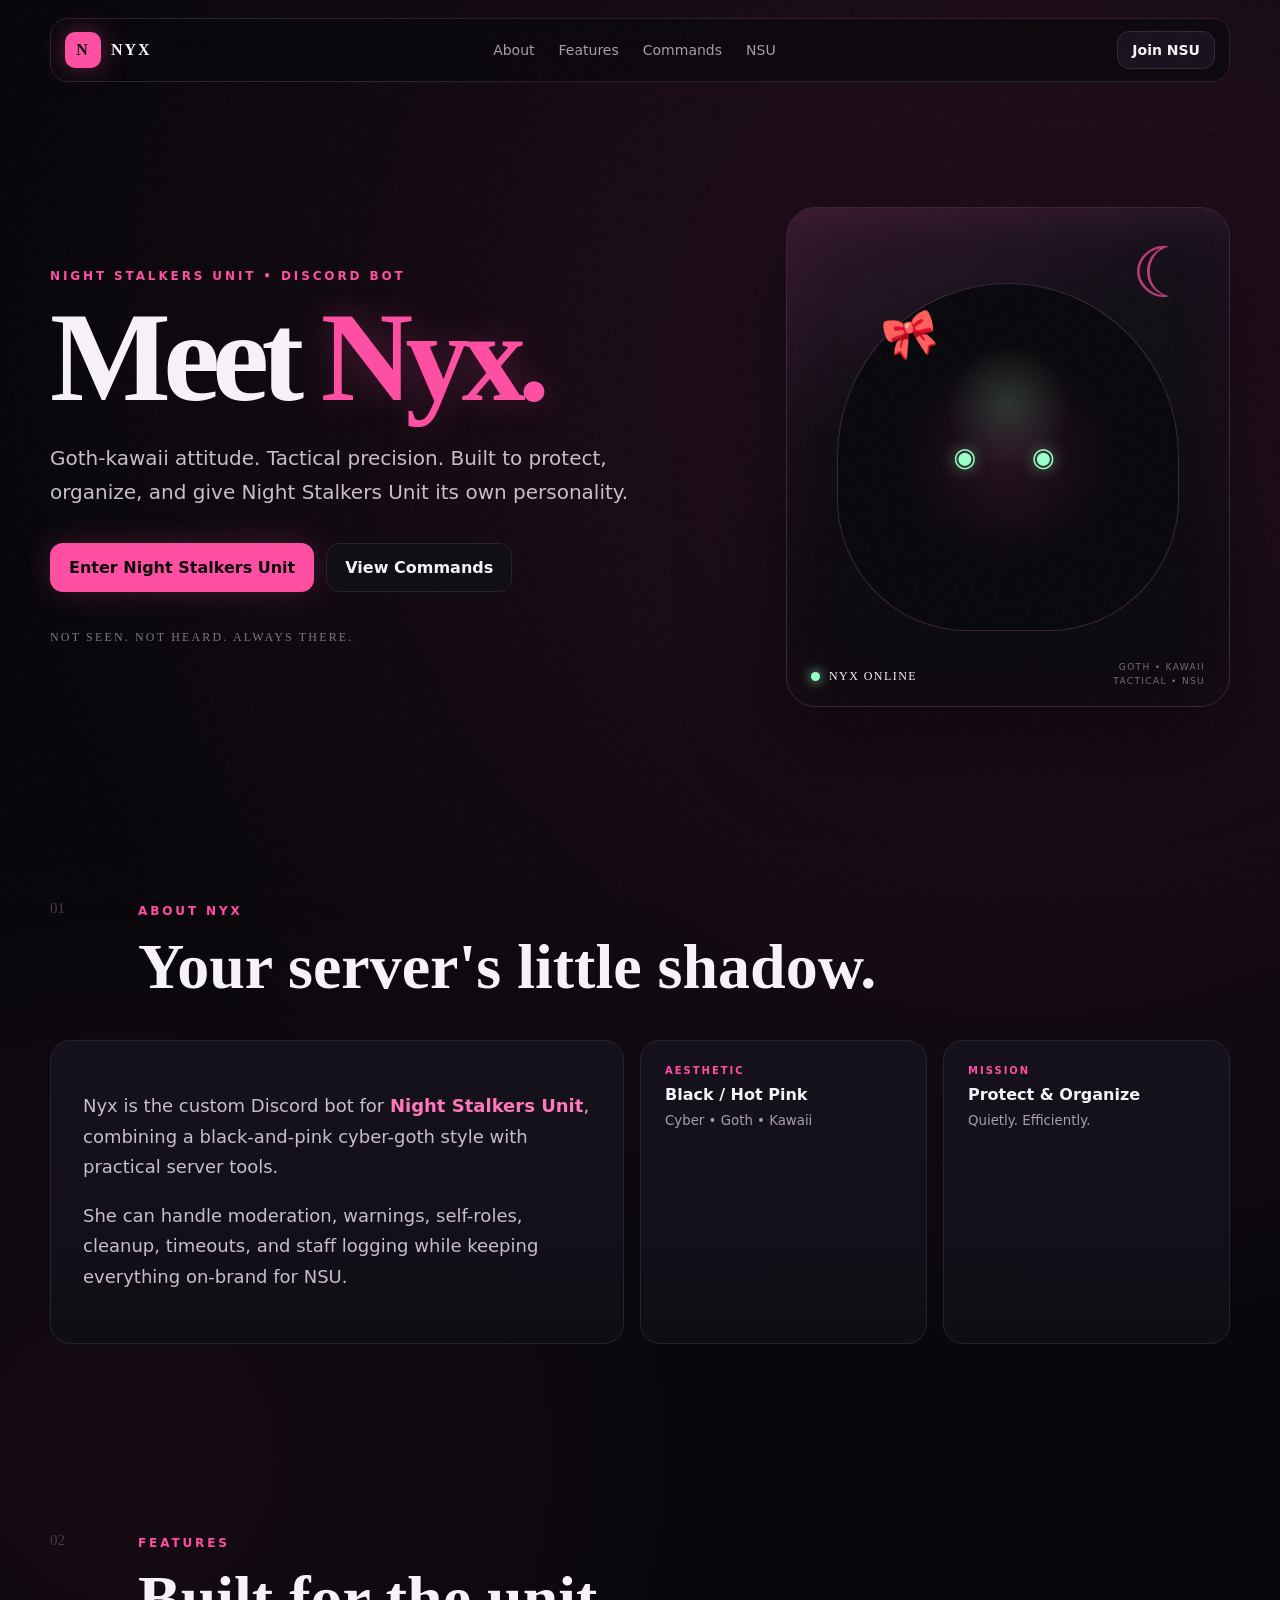
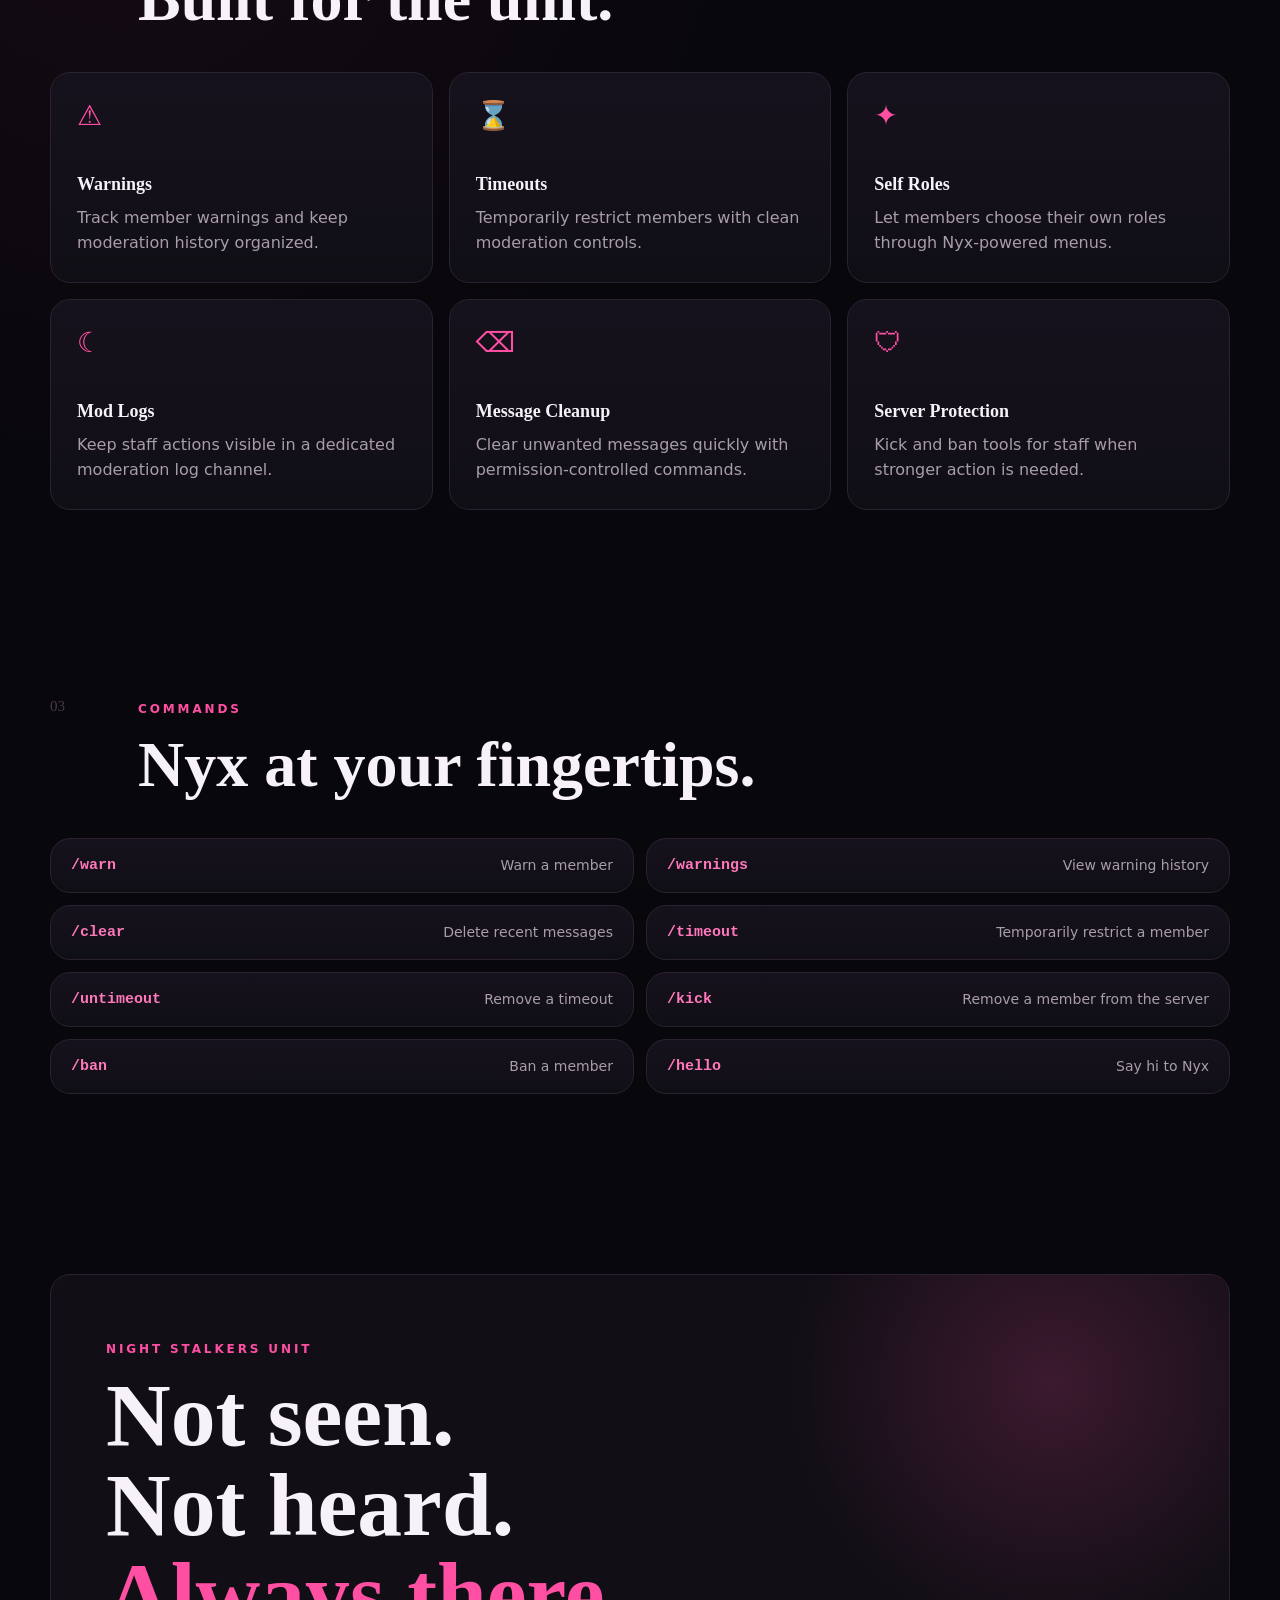
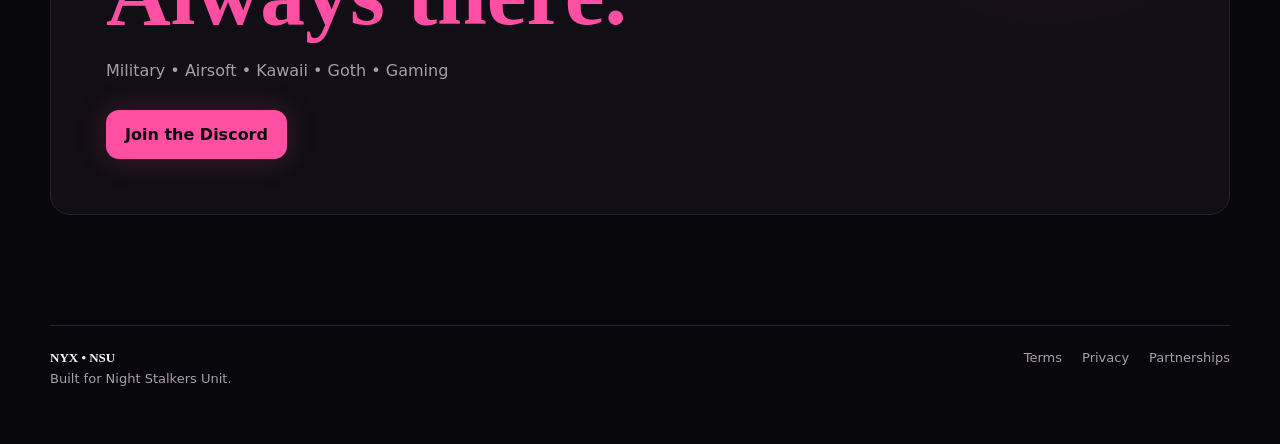
<file: index.html>
<!DOCTYPE html>
<html lang="en">
<head>
  <meta charset="UTF-8" />
  <meta name="viewport" content="width=device-width, initial-scale=1.0" />
  <meta name="theme-color" content="#ff4fa3" />
  <meta name="description" content="Nyx — the goth-kawaii tactical Discord bot of Night Stalkers Unit." />
  <title>Nyx • Night Stalkers Unit</title>
  <link rel="preconnect" href="https://fonts.googleapis.com">
  <link rel="preconnect" href="https://fonts.gstatic.com" crossorigin>
  <link href="https://fonts.googleapis.com/css2?family=Fredoka:wght@500;600;700&family=Nunito:wght@400;600;700;800&display=swap" rel="stylesheet">
  <link rel="stylesheet" href="style.css" />
</head>
<body>
  <div class="noise"></div>

  <header class="nav">
    <a class="brand" href="#top">
      <span class="brand-mark">N</span>
      <span>NYX</span>
    </a>

    <nav>
      <a href="#about">About</a>
      <a href="#features">Features</a>
      <a href="#commands">Commands</a>
      <a href="#nsu">NSU</a>
    </nav>

    <a class="nav-cta" href="https://discord.gg/9Kb2grthbJ" target="_blank" rel="noopener">Join NSU</a>
  </header>

  <main id="top">
    <section class="hero">
      <div class="hero-copy">
        <div class="eyebrow">NIGHT STALKERS UNIT • DISCORD BOT</div>
        <h1>Meet <span>Nyx.</span></h1>
        <p class="lead">
          Goth-kawaii attitude. Tactical precision. Built to protect, organize,
          and give Night Stalkers Unit its own personality.
        </p>

        <div class="hero-actions">
          <a class="button primary" href="https://discord.gg/9Kb2grthbJ" target="_blank" rel="noopener">Enter Night Stalkers Unit</a>
          <a class="button ghost" href="#commands">View Commands</a>
        </div>

        <div class="tagline">NOT SEEN. NOT HEARD. ALWAYS THERE.</div>
      </div>

      <div class="nyx-card">
        <div class="scanline"></div>
        <div class="moon">☾</div>
        <div class="portrait-placeholder">
          <div class="eyes">◉ &nbsp; ◉</div>
          <div class="bow">🎀</div>
        </div>
        <div class="status">
          <span class="dot"></span>
          <span>NYX ONLINE</span>
        </div>
        <div class="card-meta">
          <span>GOTH • KAWAII</span>
          <span>TACTICAL • NSU</span>
        </div>
      </div>
    </section>

    <section class="section" id="about">
      <div class="section-heading">
        <span>01</span>
        <div>
          <p class="kicker">ABOUT NYX</p>
          <h2>Your server's little shadow.</h2>
        </div>
      </div>

      <div class="about-grid">
        <div class="panel big-panel">
          <p>
            Nyx is the custom Discord bot for <strong>Night Stalkers Unit</strong>,
            combining a black-and-pink cyber-goth style with practical server tools.
          </p>
          <p>
            She can handle moderation, warnings, self-roles, cleanup, timeouts,
            and staff logging while keeping everything on-brand for NSU.
          </p>
        </div>

        <div class="mini-panel">
          <span class="mini-label">AESTHETIC</span>
          <strong>Black / Hot Pink</strong>
          <small>Cyber • Goth • Kawaii</small>
        </div>

        <div class="mini-panel">
          <span class="mini-label">MISSION</span>
          <strong>Protect & Organize</strong>
          <small>Quietly. Efficiently.</small>
        </div>
      </div>
    </section>

    <section class="section" id="features">
      <div class="section-heading">
        <span>02</span>
        <div>
          <p class="kicker">FEATURES</p>
          <h2>Built for the unit.</h2>
        </div>
      </div>

      <div class="feature-grid">
        <article class="feature-card">
          <div class="icon">⚠</div>
          <h3>Warnings</h3>
          <p>Track member warnings and keep moderation history organized.</p>
        </article>

        <article class="feature-card">
          <div class="icon">⌛</div>
          <h3>Timeouts</h3>
          <p>Temporarily restrict members with clean moderation controls.</p>
        </article>

        <article class="feature-card">
          <div class="icon">✦</div>
          <h3>Self Roles</h3>
          <p>Let members choose their own roles through Nyx-powered menus.</p>
        </article>

        <article class="feature-card">
          <div class="icon">☾</div>
          <h3>Mod Logs</h3>
          <p>Keep staff actions visible in a dedicated moderation log channel.</p>
        </article>

        <article class="feature-card">
          <div class="icon">⌫</div>
          <h3>Message Cleanup</h3>
          <p>Clear unwanted messages quickly with permission-controlled commands.</p>
        </article>

        <article class="feature-card">
          <div class="icon">🛡</div>
          <h3>Server Protection</h3>
          <p>Kick and ban tools for staff when stronger action is needed.</p>
        </article>
      </div>
    </section>

    <section class="section" id="commands">
      <div class="section-heading">
        <span>03</span>
        <div>
          <p class="kicker">COMMANDS</p>
          <h2>Nyx at your fingertips.</h2>
        </div>
      </div>

      <div class="commands">
        <div><code>/warn</code><span>Warn a member</span></div>
        <div><code>/warnings</code><span>View warning history</span></div>
        <div><code>/clear</code><span>Delete recent messages</span></div>
        <div><code>/timeout</code><span>Temporarily restrict a member</span></div>
        <div><code>/untimeout</code><span>Remove a timeout</span></div>
        <div><code>/kick</code><span>Remove a member from the server</span></div>
        <div><code>/ban</code><span>Ban a member</span></div>
        <div><code>/hello</code><span>Say hi to Nyx</span></div>
      </div>
    </section>

    <section class="section nsu-section" id="nsu">
      <div class="nsu-card">
        <p class="kicker">NIGHT STALKERS UNIT</p>
        <h2>Not seen.<br>Not heard.<br><span>Always there.</span></h2>
        <p>
          Military • Airsoft • Kawaii • Goth • Gaming
        </p>
        <a class="button primary" href="https://discord.gg/9Kb2grthbJ" target="_blank" rel="noopener">Join the Discord</a>
      </div>
    </section>
  </main>

  <footer>
    <div>
      <strong>NYX • NSU</strong>
      <span>Built for Night Stalkers Unit.</span>
    </div>

    <div class="footer-links">
      <a href="https://nyxops.github.io/nyx-bot/terms.html" target="_blank" rel="noopener">Terms</a>
      <a href="https://nyxops.github.io/nyx-bot/privacy.html" target="_blank" rel="noopener">Privacy</a>
      <a href="https://discord.com/channels/1539657333632929864/1540906263242743818" target="_blank" rel="noopener">Partnerships</a>
    </div>
  </footer>

  <script src="script.js"></script>
</body>
</html>
</file>
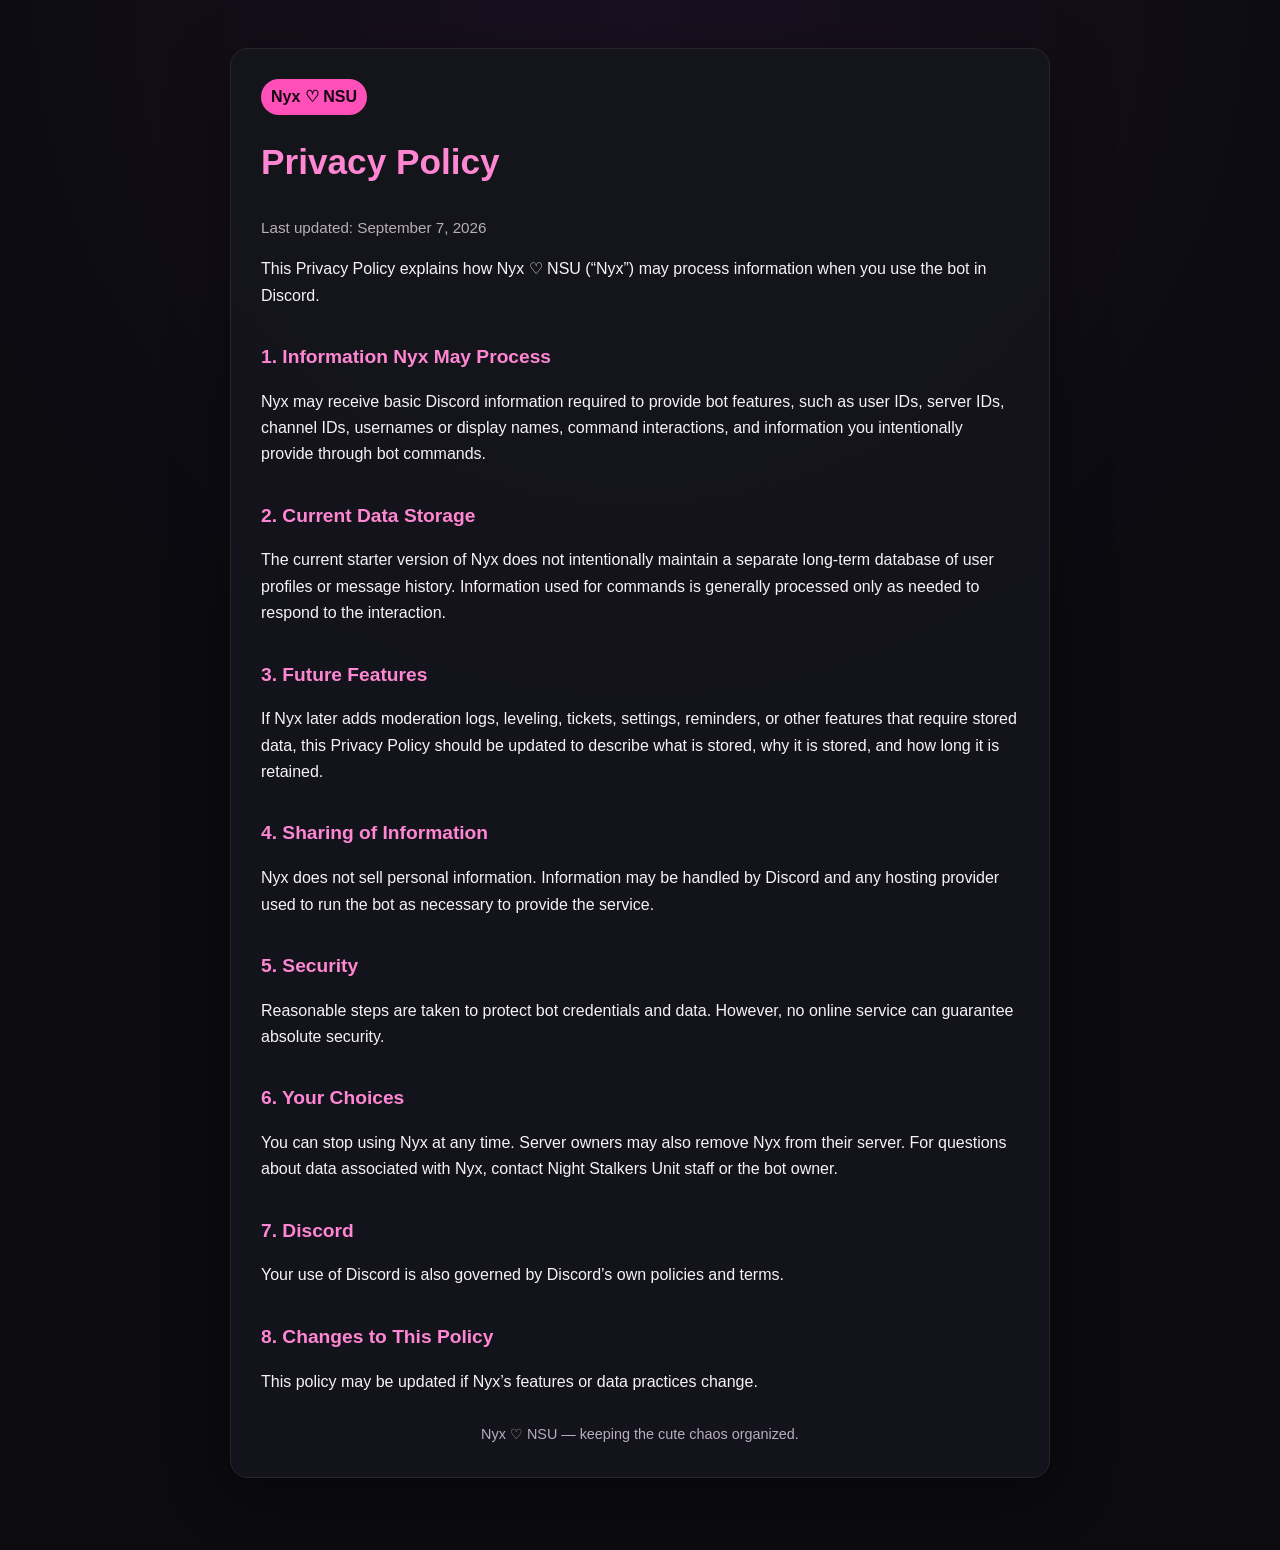
<file: privacy.html>
<!doctype html>
<html lang="en">
<head>
<meta charset="utf-8">
<meta name="viewport" content="width=device-width, initial-scale=1">
<title>Nyx ♡ NSU — Privacy Policy</title>
<style>
:root {
  --bg: #0b0b10;
  --panel: #14141c;
  --text: #f7f2f7;
  --muted: #b8aebb;
  --pink: #ff4fb8;
  --pink2: #ff86d2;
  --line: #2a2430;
}
* { box-sizing: border-box; }
body {
  margin: 0;
  font-family: Arial, Helvetica, sans-serif;
  background: radial-gradient(circle at top, #1a1020 0%, var(--bg) 45%);
  color: var(--text);
  line-height: 1.65;
}
.wrap {
  max-width: 860px;
  margin: 0 auto;
  padding: 48px 20px 72px;
}
.card {
  background: rgba(20,20,28,.96);
  border: 1px solid var(--line);
  border-radius: 18px;
  padding: 30px;
  box-shadow: 0 16px 60px rgba(0,0,0,.35);
}
h1, h2 { color: var(--pink2); }
h1 { margin-top: 0; font-size: 2.2rem; }
h2 { margin-top: 2rem; font-size: 1.2rem; }
p, li { color: var(--text); }
.small { color: var(--muted); font-size: .95rem; }
.badge {
  display: inline-block;
  color: #150512;
  background: var(--pink);
  padding: 5px 10px;
  border-radius: 999px;
  font-weight: 700;
  margin-bottom: 18px;
}
a { color: var(--pink2); }
footer {
  margin-top: 28px;
  color: var(--muted);
  text-align: center;
  font-size: .9rem;
}
</style>
</head>
<body>
<div class="wrap">
  <div class="card">
    <div class="badge">Nyx ♡ NSU</div>
    <h1>Privacy Policy</h1>
    <p class="small">Last updated: September 7, 2026</p>

    <p>This Privacy Policy explains how Nyx ♡ NSU (“Nyx”) may process information when you use the bot in Discord.</p>

    <h2>1. Information Nyx May Process</h2>
    <p>Nyx may receive basic Discord information required to provide bot features, such as user IDs, server IDs, channel IDs, usernames or display names, command interactions, and information you intentionally provide through bot commands.</p>

    <h2>2. Current Data Storage</h2>
    <p>The current starter version of Nyx does not intentionally maintain a separate long-term database of user profiles or message history. Information used for commands is generally processed only as needed to respond to the interaction.</p>

    <h2>3. Future Features</h2>
    <p>If Nyx later adds moderation logs, leveling, tickets, settings, reminders, or other features that require stored data, this Privacy Policy should be updated to describe what is stored, why it is stored, and how long it is retained.</p>

    <h2>4. Sharing of Information</h2>
    <p>Nyx does not sell personal information. Information may be handled by Discord and any hosting provider used to run the bot as necessary to provide the service.</p>

    <h2>5. Security</h2>
    <p>Reasonable steps are taken to protect bot credentials and data. However, no online service can guarantee absolute security.</p>

    <h2>6. Your Choices</h2>
    <p>You can stop using Nyx at any time. Server owners may also remove Nyx from their server. For questions about data associated with Nyx, contact Night Stalkers Unit staff or the bot owner.</p>

    <h2>7. Discord</h2>
    <p>Your use of Discord is also governed by Discord’s own policies and terms.</p>

    <h2>8. Changes to This Policy</h2>
    <p>This policy may be updated if Nyx’s features or data practices change.</p>

    <footer>Nyx ♡ NSU — keeping the cute chaos organized.</footer>
  </div>
</div>
</body>
</html>
</file>
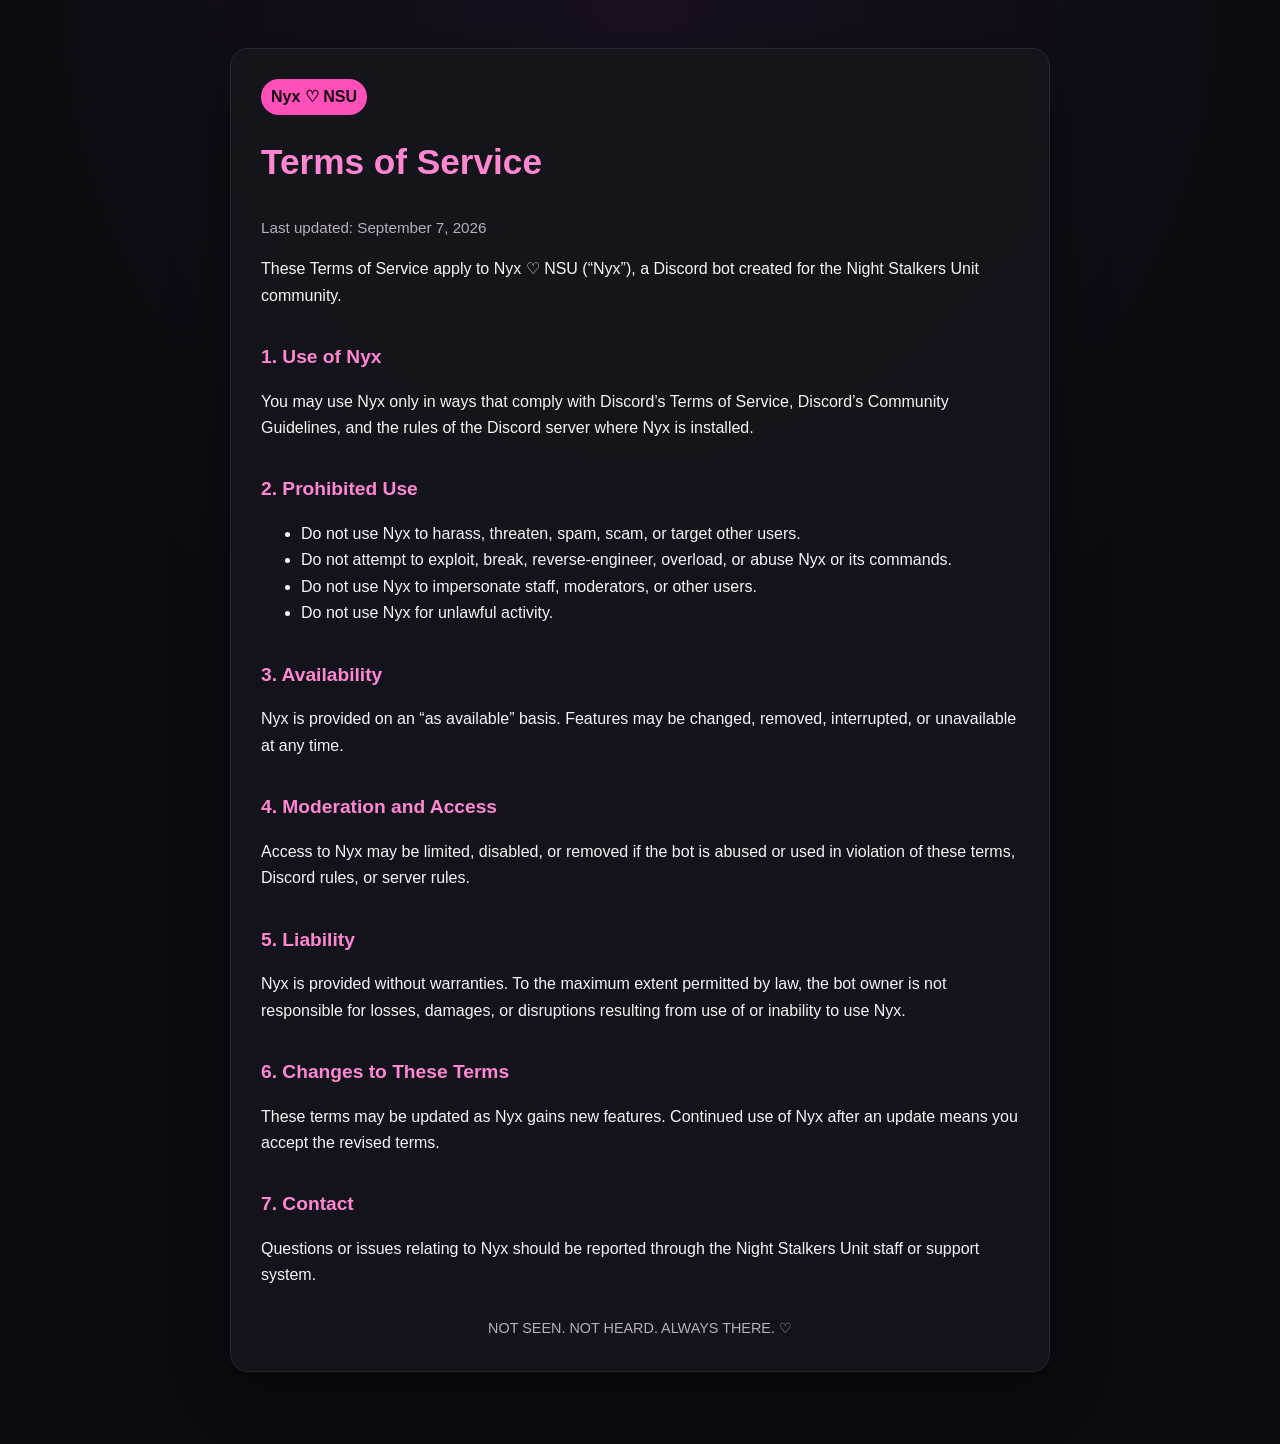
<file: terms.html>
<!doctype html>
<html lang="en">
<head>
<meta charset="utf-8">
<meta name="viewport" content="width=device-width, initial-scale=1">
<title>Nyx ♡ NSU — Terms of Service</title>
<style>
:root {
  --bg: #0b0b10;
  --panel: #14141c;
  --text: #f7f2f7;
  --muted: #b8aebb;
  --pink: #ff4fb8;
  --pink2: #ff86d2;
  --line: #2a2430;
}
* { box-sizing: border-box; }
body {
  margin: 0;
  font-family: Arial, Helvetica, sans-serif;
  background: radial-gradient(circle at top, #1a1020 0%, var(--bg) 45%);
  color: var(--text);
  line-height: 1.65;
}
.wrap {
  max-width: 860px;
  margin: 0 auto;
  padding: 48px 20px 72px;
}
.card {
  background: rgba(20,20,28,.96);
  border: 1px solid var(--line);
  border-radius: 18px;
  padding: 30px;
  box-shadow: 0 16px 60px rgba(0,0,0,.35);
}
h1, h2 { color: var(--pink2); }
h1 { margin-top: 0; font-size: 2.2rem; }
h2 { margin-top: 2rem; font-size: 1.2rem; }
p, li { color: var(--text); }
.small { color: var(--muted); font-size: .95rem; }
.badge {
  display: inline-block;
  color: #150512;
  background: var(--pink);
  padding: 5px 10px;
  border-radius: 999px;
  font-weight: 700;
  margin-bottom: 18px;
}
a { color: var(--pink2); }
footer {
  margin-top: 28px;
  color: var(--muted);
  text-align: center;
  font-size: .9rem;
}
</style>
</head>
<body>
<div class="wrap">
  <div class="card">
    <div class="badge">Nyx ♡ NSU</div>
    <h1>Terms of Service</h1>
    <p class="small">Last updated: September 7, 2026</p>

    <p>These Terms of Service apply to Nyx ♡ NSU (“Nyx”), a Discord bot created for the Night Stalkers Unit community.</p>

    <h2>1. Use of Nyx</h2>
    <p>You may use Nyx only in ways that comply with Discord’s Terms of Service, Discord’s Community Guidelines, and the rules of the Discord server where Nyx is installed.</p>

    <h2>2. Prohibited Use</h2>
    <ul>
      <li>Do not use Nyx to harass, threaten, spam, scam, or target other users.</li>
      <li>Do not attempt to exploit, break, reverse-engineer, overload, or abuse Nyx or its commands.</li>
      <li>Do not use Nyx to impersonate staff, moderators, or other users.</li>
      <li>Do not use Nyx for unlawful activity.</li>
    </ul>

    <h2>3. Availability</h2>
    <p>Nyx is provided on an “as available” basis. Features may be changed, removed, interrupted, or unavailable at any time.</p>

    <h2>4. Moderation and Access</h2>
    <p>Access to Nyx may be limited, disabled, or removed if the bot is abused or used in violation of these terms, Discord rules, or server rules.</p>

    <h2>5. Liability</h2>
    <p>Nyx is provided without warranties. To the maximum extent permitted by law, the bot owner is not responsible for losses, damages, or disruptions resulting from use of or inability to use Nyx.</p>

    <h2>6. Changes to These Terms</h2>
    <p>These terms may be updated as Nyx gains new features. Continued use of Nyx after an update means you accept the revised terms.</p>

    <h2>7. Contact</h2>
    <p>Questions or issues relating to Nyx should be reported through the Night Stalkers Unit staff or support system.</p>

    <footer>NOT SEEN. NOT HEARD. ALWAYS THERE. ♡</footer>
  </div>
</div>
</body>
</html>
</file>
<file: style.css>
:root{
  --bg:#08070b;
  --panel:#100e15;
  --panel2:#16121d;
  --text:#f7f2f7;
  --muted:#a99dab;
  --pink:#ff4fa3;
  --pink2:#ff78bb;
  --line:#2c2130;
  --green:#9cffc8;
}

*{box-sizing:border-box}
html{scroll-behavior:smooth}
body{
  margin:0;
  background:
    radial-gradient(circle at 80% 10%, rgba(255,79,163,.12), transparent 30%),
    radial-gradient(circle at 10% 40%, rgba(255,79,163,.06), transparent 25%),
    var(--bg);
  color:var(--text);
  font-family:Inter,system-ui,sans-serif;
  min-height:100vh;
}

.noise{
  position:fixed;
  inset:0;
  pointer-events:none;
  opacity:.05;
  background-image:url("data:image/svg+xml,%3Csvg viewBox='0 0 180 180' xmlns='http://www.w3.org/2000/svg'%3E%3Cfilter id='n'%3E%3CfeTurbulence type='fractalNoise' baseFrequency='.9' numOctaves='4' stitchTiles='stitch'/%3E%3C/filter%3E%3Crect width='100%25' height='100%25' filter='url(%23n)' opacity='.3'/%3E%3C/svg%3E");
  z-index:999;
}

a{color:inherit;text-decoration:none}
.nav{
  width:min(1180px,calc(100% - 32px));
  margin:18px auto 0;
  border:1px solid var(--line);
  background:rgba(10,8,13,.75);
  backdrop-filter:blur(18px);
  border-radius:18px;
  padding:12px 14px;
  display:flex;
  align-items:center;
  justify-content:space-between;
  position:sticky;
  top:14px;
  z-index:20;
}
.brand{display:flex;align-items:center;gap:10px;font-family:Orbitron;font-weight:800;letter-spacing:.12em}
.brand-mark{
  width:36px;height:36px;border-radius:10px;
  display:grid;place-items:center;
  color:#111;background:var(--pink);
  box-shadow:0 0 28px rgba(255,79,163,.35);
}
.nav nav{display:flex;gap:24px;color:var(--muted);font-size:14px}
.nav nav a:hover{color:var(--pink2)}
.nav-cta{
  padding:10px 14px;border-radius:12px;
  background:#19131f;border:1px solid #3a2738;
  font-weight:700;font-size:14px;
}
.nav-cta:hover{border-color:var(--pink)}

main{width:min(1180px,calc(100% - 32px));margin:auto}
.hero{
  min-height:720px;
  display:grid;
  grid-template-columns:1.2fr .8fr;
  align-items:center;
  gap:70px;
  padding:80px 0 50px;
}
.eyebrow,.kicker{
  color:var(--pink);
  font-size:12px;
  letter-spacing:.24em;
  font-weight:800;
}
h1,h2,h3{margin:0}
h1{
  font-family:Orbitron;
  font-size:clamp(68px,10vw,142px);
  line-height:.88;
  letter-spacing:-.06em;
  margin:18px 0 28px;
}
h1 span{color:var(--pink);text-shadow:0 0 35px rgba(255,79,163,.25)}
.lead{
  max-width:650px;
  font-size:20px;
  line-height:1.7;
  color:#c9beca;
}
.hero-actions{display:flex;gap:12px;flex-wrap:wrap;margin:34px 0}
.button{
  display:inline-flex;align-items:center;justify-content:center;
  padding:14px 18px;border-radius:13px;font-weight:800;
  border:1px solid transparent;
}
.primary{background:var(--pink);color:#0c080b;box-shadow:0 0 32px rgba(255,79,163,.2)}
.primary:hover{background:var(--pink2)}
.ghost{border-color:var(--line);background:#110e15}
.ghost:hover{border-color:var(--pink)}
.tagline{
  color:#817582;
  font-family:Orbitron;
  font-size:12px;
  letter-spacing:.18em;
  margin-top:38px;
}

.nyx-card{
  min-height:500px;
  border:1px solid #3a2738;
  border-radius:30px;
  background:
    linear-gradient(155deg,rgba(255,79,163,.12),transparent 35%),
    linear-gradient(180deg,#15111a,#0c0a0e);
  position:relative;
  overflow:hidden;
  box-shadow:0 30px 100px rgba(0,0,0,.45), inset 0 0 80px rgba(255,79,163,.05);
}
.scanline{
  position:absolute;left:0;right:0;top:-20%;
  height:25%;
  background:linear-gradient(transparent,rgba(255,79,163,.08),transparent);
  animation:scan 6s linear infinite;
}
@keyframes scan{to{top:110%}}
.moon{position:absolute;right:35px;top:24px;font-size:70px;color:var(--pink);opacity:.7}
.portrait-placeholder{
  position:absolute;inset:75px 50px 75px;
  border-radius:50% 50% 38% 38%;
  border:1px solid #3b263b;
  background:
    radial-gradient(circle at 50% 35%,rgba(156,255,200,.16),transparent 22%),
    radial-gradient(circle at 50% 50%,rgba(255,79,163,.12),transparent 45%),
    #0a090d;
  display:grid;place-items:center;
}
.eyes{
  color:var(--green);
  font-size:26px;
  letter-spacing:.3em;
  text-shadow:0 0 16px rgba(156,255,200,.55);
}
.bow{position:absolute;top:25px;left:45px;font-size:44px;transform:rotate(-15deg)}
.status{
  position:absolute;left:24px;bottom:22px;
  display:flex;align-items:center;gap:9px;
  font-family:Orbitron;font-size:12px;letter-spacing:.12em;
}
.dot{width:9px;height:9px;border-radius:50%;background:var(--green);box-shadow:0 0 12px var(--green)}
.card-meta{
  position:absolute;right:24px;bottom:20px;
  display:flex;flex-direction:column;gap:4px;
  color:#786c79;font-size:9px;letter-spacing:.15em;text-align:right;
}

.section{padding:90px 0}
.section-heading{
  display:grid;
  grid-template-columns:70px 1fr;
  gap:18px;
  align-items:start;
  margin-bottom:36px;
}
.section-heading>span{
  color:#483b49;
  font-family:Orbitron;
  font-size:15px;
  margin-top:8px;
}
.section-heading h2{
  font-family:Orbitron;
  font-size:clamp(34px,5vw,64px);
  margin-top:8px;
}

.about-grid{
  display:grid;
  grid-template-columns:2fr 1fr 1fr;
  gap:16px;
}
.panel,.mini-panel,.feature-card,.commands div,.nsu-card{
  background:linear-gradient(180deg,var(--panel2),var(--panel));
  border:1px solid var(--line);
  border-radius:20px;
}
.big-panel{padding:32px;font-size:18px;line-height:1.7;color:#c8bdc9}
.big-panel strong{color:var(--pink2)}
.mini-panel{padding:24px;display:flex;flex-direction:column;gap:9px}
.mini-label{font-size:10px;color:var(--pink);letter-spacing:.2em;font-weight:800}
.mini-panel small{color:var(--muted)}

.feature-grid{
  display:grid;
  grid-template-columns:repeat(3,1fr);
  gap:16px;
}
.feature-card{padding:26px;min-height:210px;transition:.2s transform,.2s border-color}
.feature-card:hover{transform:translateY(-3px);border-color:#58344f}
.feature-card .icon{font-size:28px;margin-bottom:42px;color:var(--pink)}
.feature-card h3{font-family:Orbitron;font-size:18px;margin-bottom:10px}
.feature-card p{color:var(--muted);line-height:1.6;margin:0}

.commands{display:grid;grid-template-columns:repeat(2,1fr);gap:12px}
.commands div{
  padding:18px 20px;
  display:flex;
  align-items:center;
  justify-content:space-between;
  gap:20px;
}
.commands code{
  color:var(--pink2);
  font-weight:800;
  font-size:15px;
}
.commands span{color:var(--muted);font-size:14px;text-align:right}

.nsu-section{padding-bottom:110px}
.nsu-card{
  padding:55px;
  overflow:hidden;
  position:relative;
  background:
    radial-gradient(circle at 85% 20%,rgba(255,79,163,.18),transparent 24%),
    #110e15;
}
.nsu-card h2{
  font-family:Orbitron;
  font-size:clamp(45px,7vw,90px);
  line-height:1;
  margin:14px 0 22px;
}
.nsu-card h2 span{color:var(--pink)}
.nsu-card p:not(.kicker){color:var(--muted);margin-bottom:30px}

footer{
  width:min(1180px,calc(100% - 32px));
  margin:0 auto 30px;
  padding:24px 0;
  border-top:1px solid var(--line);
  display:flex;justify-content:space-between;gap:20px;
  color:var(--muted);font-size:13px;
}
footer>div:first-child{display:flex;flex-direction:column;gap:5px}
footer strong{color:var(--text);font-family:Orbitron}
.footer-links{display:flex;gap:20px}
.footer-links a:hover{color:var(--pink)}

@media(max-width:850px){
  .nav nav{display:none}
  .hero{grid-template-columns:1fr;padding-top:65px;gap:30px}
  .nyx-card{min-height:420px}
  .about-grid,.feature-grid,.commands{grid-template-columns:1fr}
  .section-heading{grid-template-columns:40px 1fr}
}

@media(max-width:540px){
  .nav-cta{display:none}
  .hero{min-height:auto}
  .nyx-card{min-height:360px}
  .portrait-placeholder{inset:65px 28px 70px}
  .about-grid{grid-template-columns:1fr}
  .nsu-card{padding:32px 22px}
  footer{flex-direction:column}
}


/* Nyx artwork */
.nyx-art {
  overflow: hidden;
  display: block;
  background: #0a090d;
}
.nyx-art img {
  width: 100%;
  height: 100%;
  object-fit: cover;
  object-position: 50% 50%;
  display: block;
  filter: saturate(1.04) contrast(1.02);
}
</file>
